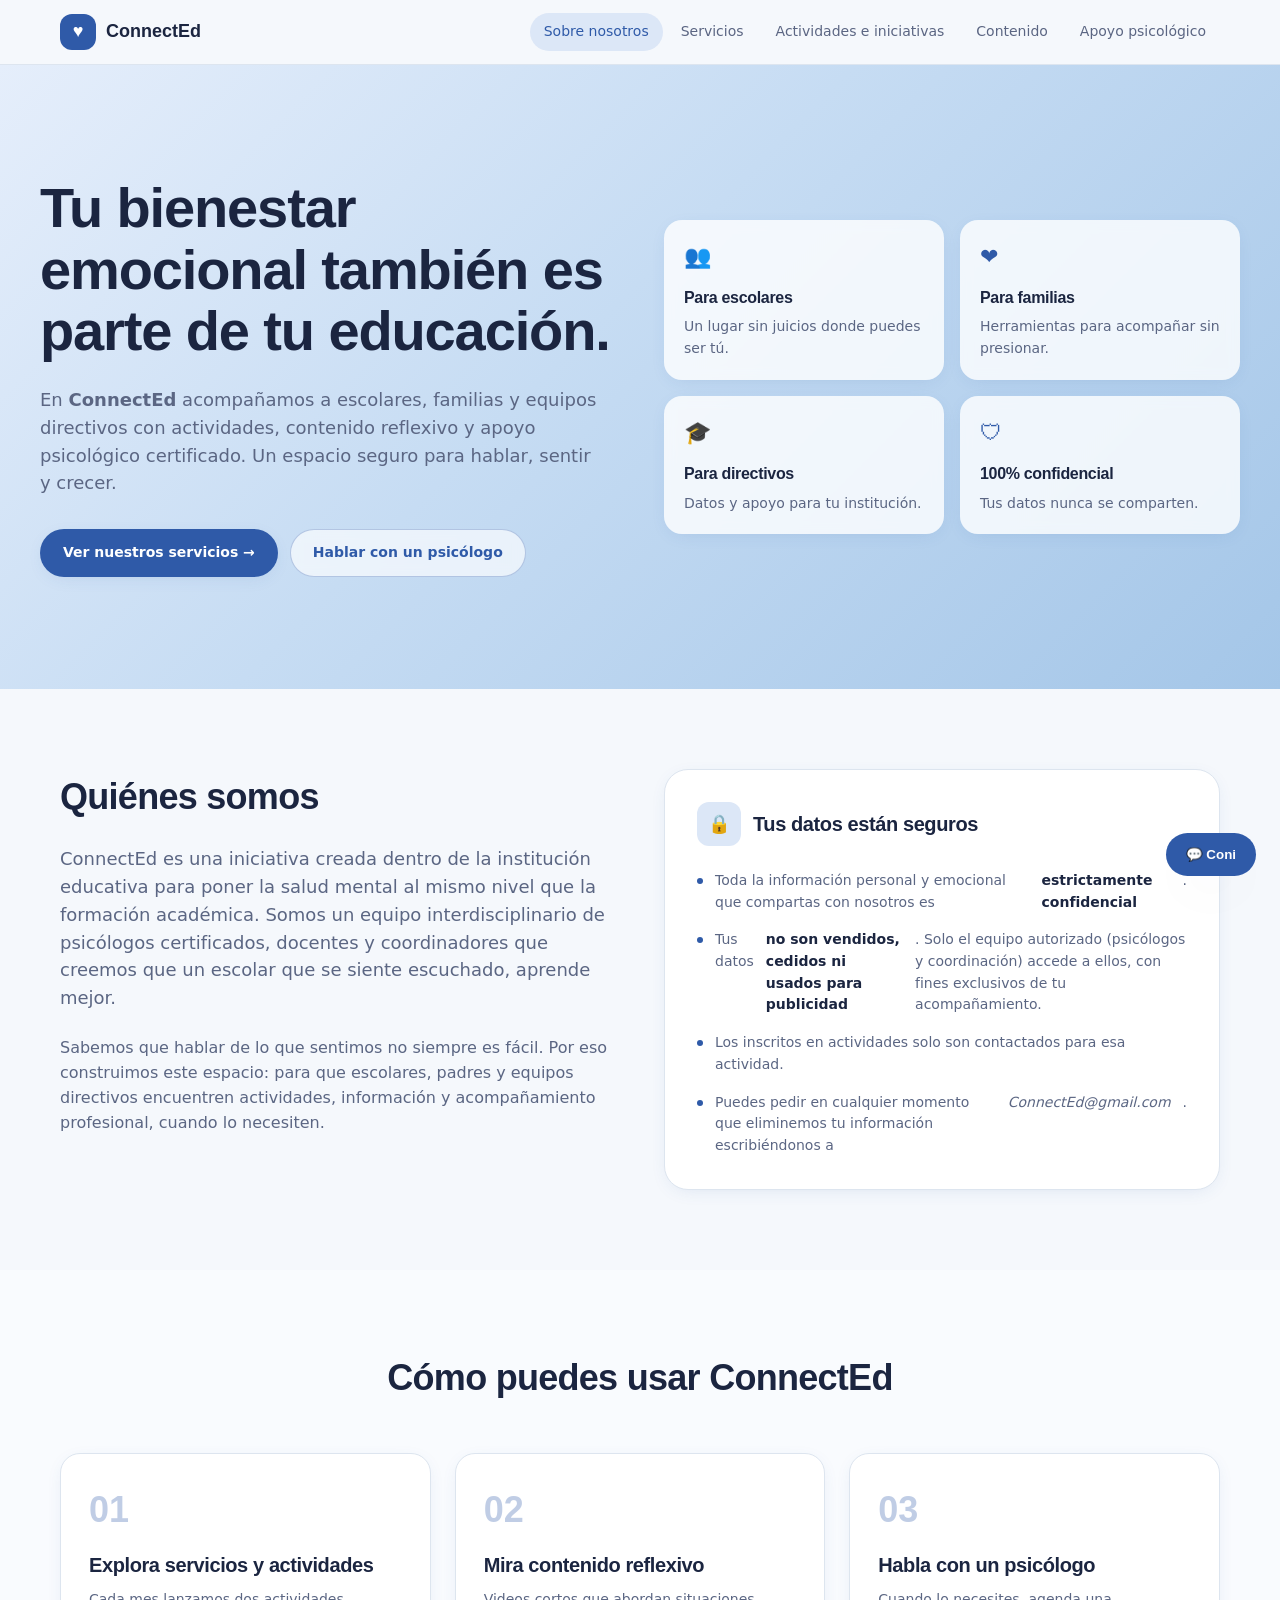
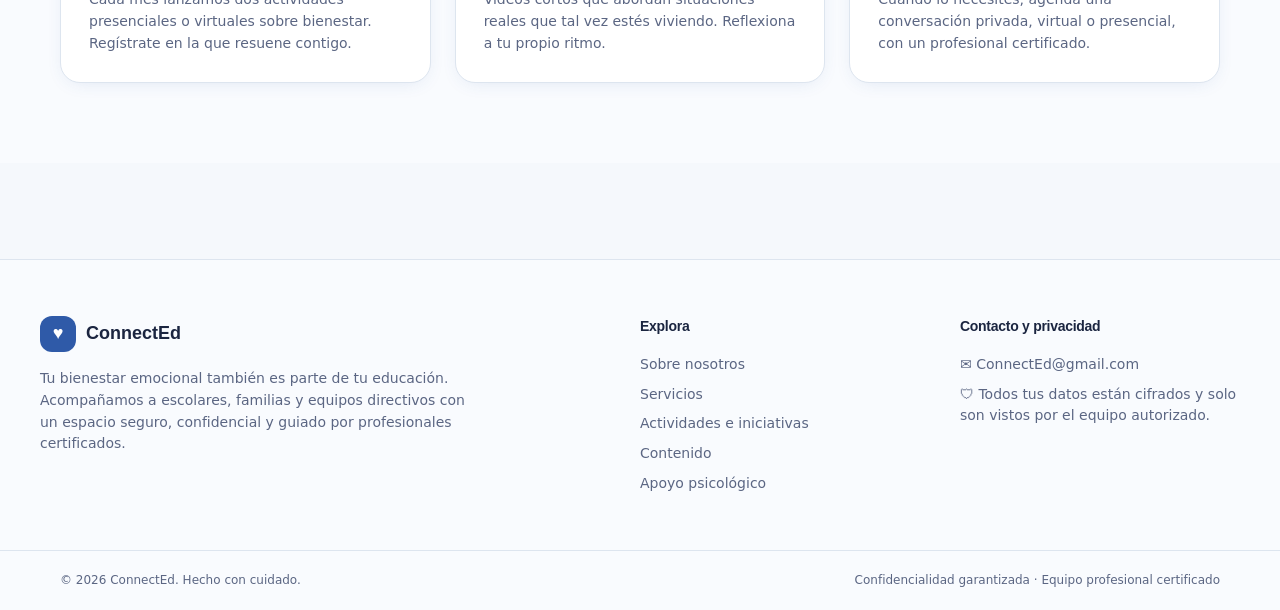
<file: test/index.html>
<!DOCTYPE html>
<html lang="es">
<head>
    <meta charset="utf-8" />
    <meta name="viewport" content="width=device-width, initial-scale=1" />
    <title>ConnectEd — Sobre nosotros</title>
    <meta name="description" content="Somos ConnectEd, un espacio de bienestar emocional para escolares, padres y equipos directivos. Confidencial, seguro y guiado por psicólogos certificados." />
    <link rel="stylesheet" href="static\css\styles.css" />
</head>
<body>
    <div id="site-header"></div>

    <main>
    <!-- Hero -->
        <section class="hero">
        <div class="container hero-grid">
            <div>
            <h1 class="h1">Tu bienestar emocional también es parte de tu educación.</h1>
            <p class="lead">
            En <strong>ConnectEd</strong> acompañamos a escolares, familias y equipos directivos
            con actividades, contenido reflexivo y apoyo psicológico certificado. Un espacio
            seguro para hablar, sentir y crecer.
            </p>
            <div class="cta-row">
                <a class="btn btn-primary" href="servicios.html">Ver nuestros servicios →</a>
                <a class="btn btn-outline" href="apoyo.html">Hablar con un psicólogo</a>
            </div>
            </div>
            <div class="cards-4">
            <div class="card-mini"><div class="ico">👥</div><h4>Para escolares</h4><p>Un lugar sin juicios donde puedes ser tú.</p></div>
            <div class="card-mini"><div class="ico">❤</div><h4>Para familias</h4><p>Herramientas para acompañar sin presionar.</p></div>
            <div class="card-mini"><div class="ico">🎓</div><h4>Para directivos</h4><p>Datos y apoyo para tu institución.</p></div>
            <div class="card-mini"><div class="ico">🛡</div><h4>100% confidencial</h4><p>Tus datos nunca se comparten.</p></div>
            </div>
        </div>
    </section>

    <!-- Quiénes somos -->
        <section class="section">
        <div class="container grid-2">
            <div>
            <h2 class="section-title">Quiénes somos</h2>
            <p class="section-lead">
            ConnectEd es una iniciativa creada dentro de la institución educativa para poner
            la salud mental al mismo nivel que la formación académica. Somos un equipo
            interdisciplinario de psicólogos certificados, docentes y coordinadores que
            creemos que un escolar que se siente escuchado, aprende mejor.
            </p>
            <p class="text-muted mt-6">
            Sabemos que hablar de lo que sentimos no siempre es fácil. Por eso construimos
            este espacio: para que escolares, padres y equipos directivos encuentren
            actividades, información y acompañamiento profesional, cuando lo necesiten.
            </p>
        </div>
        <div class="card">
            <div style="display:flex;align-items:center;gap:12px;">
                <span class="card-icon">🔒</span>
                <h3 style="font-size:20px;font-weight:600;">Tus datos están seguros</h3>
            </div>
            <ul class="list">
                <li>Toda la información personal y emocional que compartas con nosotros es <strong>estrictamente confidencial</strong>.</li>
                <li>Tus datos <strong>no son vendidos, cedidos ni usados para publicidad</strong>. Solo el equipo autorizado (psicólogos y coordinación) accede a ellos, con fines exclusivos de tu acompañamiento.</li>
                <li>Los inscritos en actividades solo son contactados para esa actividad.</li>
                <li>Puedes pedir en cualquier momento que eliminemos tu información escribiéndonos a <em>ConnectEd@gmail.com</em>.</li>
            </ul>
            </div>
        </div>
        </section>
    <!-- Cómo funciona -->
        <section class="section section-alt">
        <div class="container">
            <h2 class="section-title" style="text-align:center;">Cómo puedes usar ConnectEd</h2>
            <div class="steps">
            <div class="step">
                <div class="step-n">01</div>
                <h3>Explora servicios y actividades</h3>
                <p>Cada mes lanzamos dos actividades presenciales o virtuales sobre bienestar. Regístrate en la que resuene contigo.</p>
            </div>
            <div class="step">
                <div class="step-n">02</div>
                <h3>Mira contenido reflexivo</h3>
                <p>Videos cortos que abordan situaciones reales que tal vez estés viviendo. Reflexiona a tu propio ritmo.</p>
            </div>
            <div class="step">
                <div class="step-n">03</div>
                <h3>Habla con un psicólogo</h3>
                <p>Cuando lo necesites, agenda una conversación privada, virtual o presencial, con un profesional certificado.</p>
            </div>
            </div>
        </div>
        </section>
    </main>

    <div id="site-footer"></div>
    <div id="chat-widget"></div>
    <script src="partials.js"></script>
</body>
</html>
</file>
